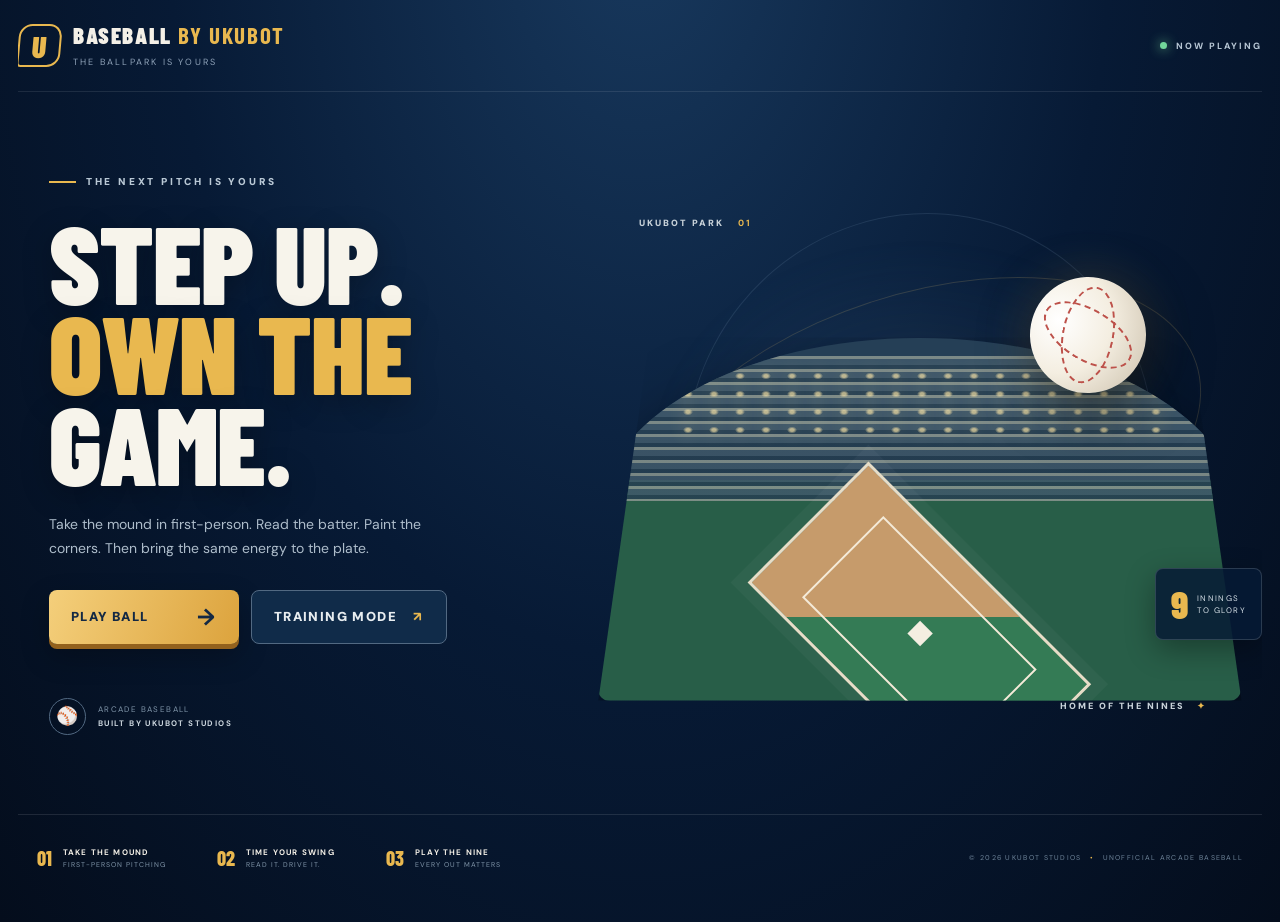
<file: index.html>
<!doctype html>
<html lang="en">
<head>
  <meta charset="utf-8">
  <meta name="viewport" content="width=device-width, initial-scale=1, viewport-fit=cover">
  <meta name="theme-color" content="#071a35">
  <meta name="description" content="Step into the ballpark. Pitch from the mound, time your swing, and lead the Ukubot Nines to victory in Baseball by Ukubot.">
  <meta property="og:title" content="Baseball by Ukubot">
  <meta property="og:description" content="The ballpark is yours. Play a quick match or sharpen your skills in training.">
  <meta property="og:type" content="website">
  <title>Baseball by Ukubot — The Ballpark Is Yours</title>
  <link rel="icon" href="assets/favicon.svg" type="image/svg+xml">
  <link rel="manifest" href="manifest.webmanifest">
  <link rel="stylesheet" href="web/style.css">
</head>
<body>
  <main class="app">
    <section id="homeScreen" class="home-screen" aria-labelledby="homeTitle">
      <div class="home-nav">
        <a class="brand home-brand" href="#home" aria-label="Baseball by Ukubot home">
          <span class="brand-mark">U</span>
          <span><span class="brand-name">BASEBALL <b>BY UKUBOT</b></span><span class="brand-sub">THE BALLPARK IS YOURS</span></span>
        </a>
        <span class="season-tag"><i></i> NOW PLAYING</span>
      </div>
      <div class="hero-layout">
        <div class="hero-copy">
          <p class="hero-kicker"><span></span> THE NEXT PITCH IS YOURS</p>
          <h1 id="homeTitle">STEP UP.<br><em>OWN THE</em><br>GAME.</h1>
          <p class="hero-description">Take the mound in first-person. Read the batter. Paint the corners. Then bring the same energy to the plate.</p>
          <div class="home-actions">
            <button id="playGame" class="home-primary"><span>PLAY BALL</span><b>→</b></button>
            <button id="trainingGame" class="home-secondary">TRAINING MODE <span>↗</span></button>
          </div>
          <div class="hero-footnote"><span class="footnote-icon">⚾</span><span>ARCADE BASEBALL<br><b>BUILT BY UKUBOT STUDIOS</b></span></div>
        </div>
        <div class="hero-art" aria-hidden="true">
          <div class="stadium-glow"></div><div class="hero-ring ring-one"></div><div class="hero-ring ring-two"></div>
          <div class="hero-ball"><span></span></div>
          <div class="hero-stadium"><div class="stands"></div><div class="lights"></div><div class="diamond"><i></i></div></div>
          <div class="hero-art-label label-top">UKUBOT PARK <b>01</b></div>
          <div class="hero-art-label label-bottom">HOME OF THE NINES <span>✦</span></div>
          <div class="hero-stat"><b>9</b><span>INNINGS<br>TO GLORY</span></div>
        </div>
      </div>
      <div class="home-bottom">
        <div class="feature"><span>01</span><div><b>TAKE THE MOUND</b><small>FIRST-PERSON PITCHING</small></div></div>
        <div class="feature"><span>02</span><div><b>TIME YOUR SWING</b><small>READ IT. DRIVE IT.</small></div></div>
        <div class="feature"><span>03</span><div><b>PLAY THE NINE</b><small>EVERY OUT MATTERS</small></div></div>
        <div class="home-copyright">© 2026 UKUBOT STUDIOS <span>•</span> UNOFFICIAL ARCADE BASEBALL</div>
      </div>
    </section>

    <section id="gameScreen" class="game-screen" hidden>
      <header class="topbar">
        <div class="brand"><div class="brand-mark">U</div><div><div class="brand-name">BASEBALL <span>BY UKUBOT</span></div><div class="brand-sub">THE BALLPARK IS YOURS</div></div></div>
        <div class="top-actions"><button id="homeBtn" class="back-home">← MENU</button><span class="live-dot"></span><span class="live-label">EXHIBITION GAME</span><button id="soundBtn" class="icon-button" aria-label="Toggle sound">♫</button></div>
      </header>
      <section class="game-shell">
        <div class="stadium-wrap">
          <canvas id="game" aria-label="Baseball game. Aim and throw from the mound, or tap to swing while batting."></canvas>
          <div class="canvas-vignette"></div>
          <div class="field-hud">
            <div class="inning-chip"><span id="inning">TOP 1</span><small>INNING</small></div>
            <div class="count-panel">
              <div class="count-line"><span class="count-label">BALLS</span><div id="balls" class="pips"><i></i><i></i><i></i></div></div>
              <div class="count-line"><span class="count-label">STRIKES</span><div id="strikes" class="pips strike-pips"><i></i><i></i></div></div>
              <div class="count-line"><span class="count-label">OUTS</span><div id="outs" class="pips out-pips"><i></i><i></i></div></div>
            </div>
            <div class="scoreboard"><div class="score-title">UKUBOT PARK <span>● LIVE</span></div><div class="score-row"><b>UKU</b><strong id="homeScore">0</strong><small>HOME</small></div><div class="score-row"><b>VIS</b><strong id="awayScore">0</strong><small>AWAY</small></div><div class="bases"><i id="base2"></i><i id="base3"></i><i id="base1"></i></div></div>
          </div>
          <div id="callout" class="callout" aria-live="polite"><span>PLAY BALL</span><small>GET READY AT THE PLATE</small></div>
          <div class="bottom-hint"><span class="keycap">SPACE</span> / <span class="keycap">CLICK</span> / <span class="keycap">TAP</span> TO PLAY</div>
        </div>
        <section class="control-deck">
          <div class="at-bat"><div class="eyebrow">NOW PLAYING</div><div class="batter-name" id="roleName">UKUBOT <span>#14</span></div><div class="batter-meta">RHB&nbsp; • &nbsp;POWER CONTACT</div></div>
          <div class="pitch-status"><div class="eyebrow">PITCH READ</div><div id="pitchRead" class="pitch-read">Waiting for pitcher…</div><div class="timing-track"><div id="timingMarker"></div></div></div>
          <div class="controls"><button id="swingBtn" class="swing-button"><span class="bat-icon">⚾</span><span id="actionLabel">SWING</span><small id="actionHint">TIME IT</small></button><button id="takeBtn" class="take-button">TAKE PITCH</button></div>
        </section>
        <footer class="game-footer"><span>© UKUBOT STUDIOS</span><span>PLAY SMART. SWING BIG.</span><button id="helpBtn">HOW TO PLAY</button></footer>
      </section>
      <div id="modal" class="modal hidden"><div class="modal-card"><button id="closeModal" class="close-modal" aria-label="Close">×</button><div class="eyebrow">WELCOME TO UKUBOT PARK</div><h2>Step into the game.</h2><p>When you're pitching, you're looking from the mound toward home plate. Move your pointer or finger over the field to aim. Start your windup, then tap to release. When batting, watch the ball and swing as it reaches the plate.</p><div class="help-grid"><div><b>PITCH</b><span>Tap PITCH, aim, then tap to throw</span></div><div><b>CHANGE PITCH</b><span>Cycle fastball, changeup, and slider</span></div><div><b>SWING</b><span>Tap or press Space to swing</span></div><div><b>TAKE PITCH</b><span>Let the ball pass without swinging</span></div></div><button id="playBtn" class="primary-button">BACK TO THE GAME</button></div></div>
    </section>
  </main>
  <script src="web/game.js"></script>
</body>
</html>
</file>
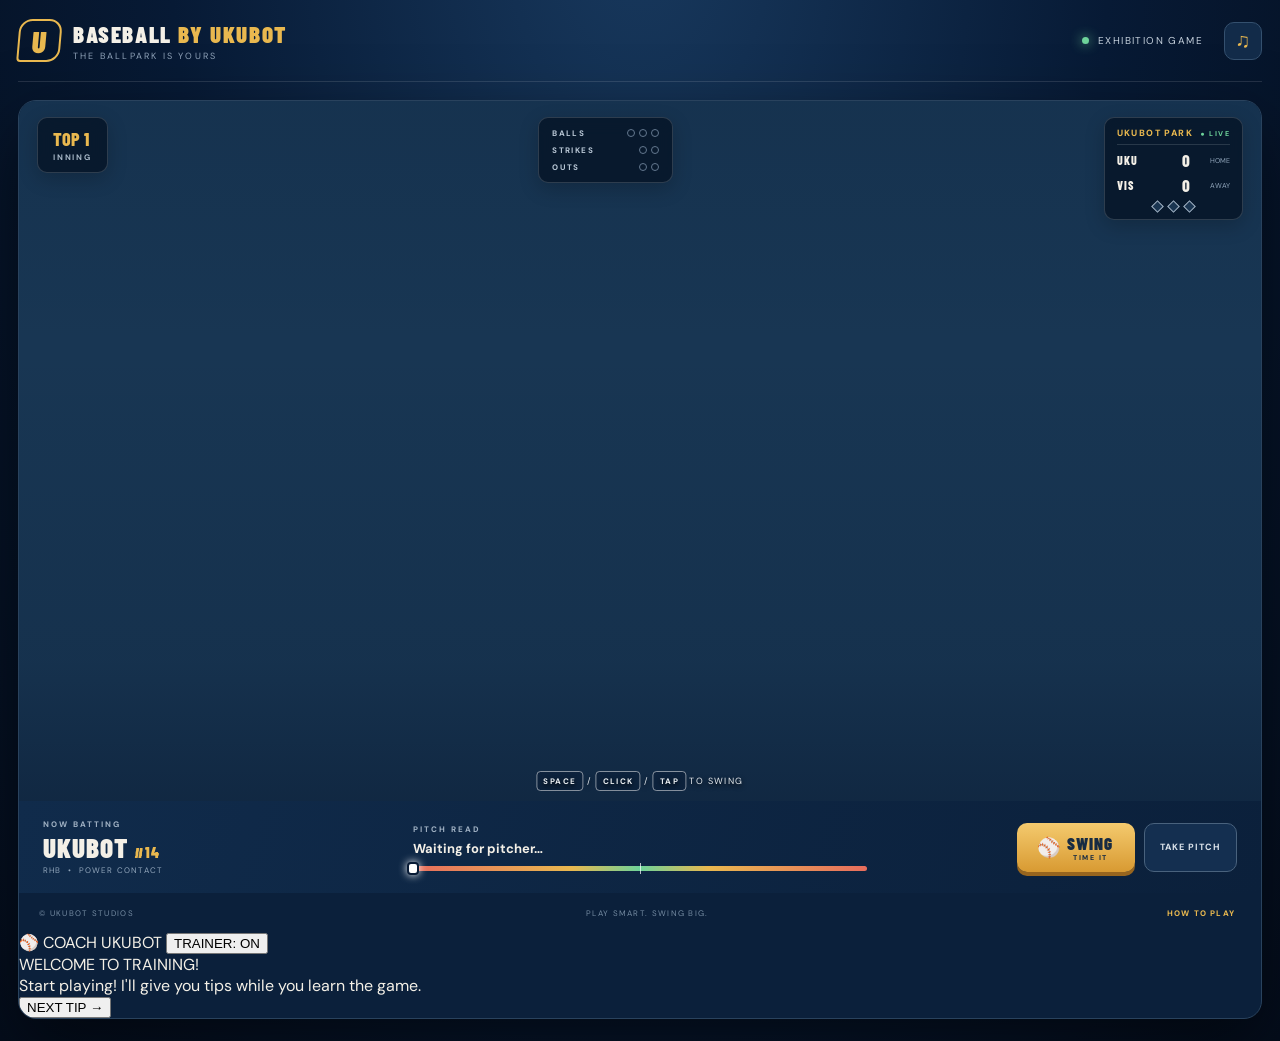
<file: index (1).html>
<!doctype html>
<html lang="en">
<head>
  <meta charset="utf-8">
  <meta name="viewport" content="width=device-width, initial-scale=1, maximum-scale=1, viewport-fit=cover">
  <meta name="theme-color" content="#071a35">
  <title>Baseball by Ukubot</title>
  <link rel="stylesheet" href="web/style.css">
</head>
<body>
  <main class="app">
    <header class="topbar">
      <div class="brand">
        <div class="brand-mark">U</div>
        <div><div class="brand-name">BASEBALL <span>BY UKUBOT</span></div><div class="brand-sub">THE BALLPARK IS YOURS</div></div>
      </div>
      <div class="top-actions">
        <span class="live-dot"></span><span class="live-label">EXHIBITION GAME</span>
        <button id="soundBtn" class="icon-button" aria-label="Toggle sound">♫</button>
      </div>
    </header>

    <section class="game-shell">
      <div class="stadium-wrap">
        <canvas id="game" aria-label="Baseball game. Tap or press Space to swing."></canvas>
        <div class="canvas-vignette"></div>
        <div class="field-hud">
          <div class="inning-chip"><span id="inning">TOP 1</span><small>INNING</small></div>
          <div class="count-panel">
            <div class="count-line"><span class="count-label">BALLS</span><div id="balls" class="pips"><i></i><i></i><i></i></div></div>
            <div class="count-line"><span class="count-label">STRIKES</span><div id="strikes" class="pips strike-pips"><i></i><i></i></div></div>
            <div class="count-line"><span class="count-label">OUTS</span><div id="outs" class="pips out-pips"><i></i><i></i></div></div>
          </div>
          <div class="scoreboard">
            <div class="score-title">UKUBOT PARK <span>● LIVE</span></div>
            <div class="score-row"><b>UKU</b><strong id="homeScore">0</strong><small>HOME</small></div>
            <div class="score-row"><b>VIS</b><strong id="awayScore">0</strong><small>AWAY</small></div>
            <div class="bases"><i id="base2"></i><i id="base3"></i><i id="base1"></i></div>
          </div>
        </div>
        <div id="callout" class="callout" aria-live="polite"><span>PLAY BALL</span><small>GET READY AT THE PLATE</small></div>
        <div class="bottom-hint"><span class="keycap">SPACE</span> / <span class="keycap">CLICK</span> / <span class="keycap">TAP</span> TO SWING</div>
      </div>

      <section class="control-deck">
        <div class="at-bat">
          <div class="eyebrow">NOW BATTING</div>
          <div class="batter-name" id="roleName">UKUBOT <span>#14</span></div>
          <div class="batter-meta">RHB&nbsp; • &nbsp;POWER CONTACT</div>
        </div>
        <div class="pitch-status">
          <div class="eyebrow">PITCH READ</div>
          <div id="pitchRead" class="pitch-read">Waiting for pitcher…</div>
          <div class="timing-track"><div id="timingMarker"></div></div>
        </div>
        <div class="controls">
          <button id="swingBtn" class="swing-button"><span class="bat-icon">⚾</span><span id="actionLabel">SWING</span><small id="actionHint">TIME IT</small></button>
          <button id="takeBtn" class="take-button">TAKE PITCH</button>
        </div>
      </section>
      <footer class="game-footer">
        <span>© UKUBOT STUDIOS</span><span>PLAY SMART. SWING BIG.</span><button id="helpBtn">HOW TO PLAY</button>
      </footer>
    </section>
    <div id="modal" class="modal hidden">
      <div class="modal-card">
        <button id="closeModal" class="close-modal">×</button>
        <div class="eyebrow">WELCOME TO UKUBOT PARK</div>
        <h1>Step into the box.</h1>
        <p>Watch the pitcher's windup, track the ball, and swing as it reaches the plate. Timing matters: early and late swings can miss, while a well-timed swing sends the ball into play.</p>
        <div class="help-grid"><div><b>SPACE / TAP</b><span>Swing the bat</span></div><div><b>TAKE PITCH</b><span>Let it pass</span></div><div><b>HIT ZONE</b><span>Center of the plate view</span></div><div><b>GOOD TIMING</b><span>Best chance for hard contact</span></div></div>
        <button id="playBtn" class="primary-button">BACK TO THE GAME</button>
      </div>
    </div>
  </main>
  <script src="web/game.js"></script>
</body>
</html>
</file>
<file: web/style.css>
@import url('https://fonts.googleapis.com/css2?family=Barlow+Condensed:wght@500;600;700;800;900&family=DM+Sans:wght@400;500;600;700;800&display=swap');
:root{--navy:#071a35;--navy2:#102b4d;--gold:#e9b84f;--cream:#f4f0e7;--muted:#8fa2b8;--line:rgba(255,255,255,.12)}
*{box-sizing:border-box}html,body{margin:0;min-height:100%;background:#061329;color:var(--cream);font-family:'DM Sans',Arial,sans-serif}body{background:radial-gradient(ellipse at 50% -10%,#18395e 0,#071a35 52%,#040d1c 100%);padding:0 18px 24px}.app{max-width:1420px;margin:auto}.topbar{height:82px;display:flex;align-items:center;justify-content:space-between;border-bottom:1px solid var(--line);margin-bottom:18px}.brand{display:flex;align-items:center;gap:12px}.brand-mark{width:43px;height:43px;border:2px solid var(--gold);border-radius:13px 13px 13px 4px;display:grid;place-items:center;color:var(--gold);font:900 30px 'Barlow Condensed';transform:skew(-5deg)}.brand-name{font:900 23px 'Barlow Condensed';letter-spacing:1.6px}.brand-name span{color:var(--gold)}.brand-sub{font-size:9px;letter-spacing:2.2px;color:var(--muted);margin-top:2px}.top-actions{display:flex;align-items:center;gap:9px;font-size:10px;letter-spacing:1.4px;color:#c5d0dc}.live-dot{width:7px;height:7px;background:#6ed39a;border-radius:50%;box-shadow:0 0 12px #6ed39a}.icon-button{background:#122b49;color:var(--gold);border:1px solid #34506e;border-radius:10px;width:38px;height:38px;font-size:20px;margin-left:12px}.game-shell{background:#0b203b;border:1px solid #29425d;border-radius:18px;overflow:hidden;box-shadow:0 28px 70px #0008}.stadium-wrap{position:relative;height:clamp(430px,58vw,700px);min-height:430px;background:#183653;overflow:hidden}.stadium-wrap canvas{width:100%;height:100%;display:block}.canvas-vignette{position:absolute;inset:0;pointer-events:none;background:linear-gradient(180deg,#071a3522,transparent 35%,#06132922 80%,#06132966)}.field-hud{position:absolute;inset:16px 18px auto;display:flex;justify-content:space-between;align-items:flex-start;pointer-events:none}.inning-chip,.count-panel,.scoreboard{background:rgba(5,20,39,.82);border:1px solid #ffffff28;backdrop-filter:blur(9px);border-radius:10px;box-shadow:0 6px 20px #0003}.inning-chip{padding:10px 15px;display:flex;flex-direction:column;gap:2px;font:800 18px 'Barlow Condensed';color:var(--gold)}.inning-chip small{font:700 8px 'DM Sans';letter-spacing:1.8px;color:#a9b9c8}.count-panel{padding:10px 13px;display:grid;gap:7px;min-width:135px}.count-line{display:flex;align-items:center;justify-content:space-between;gap:14px}.count-label{font-size:8px;letter-spacing:1.4px;color:#b8c6d4;font-weight:800}.pips{display:flex;gap:4px}.pips i{display:block;width:8px;height:8px;border:1px solid #64798f;border-radius:50%}.pips i.on{background:var(--gold);border-color:var(--gold);box-shadow:0 0 7px #e9b84f77}.strike-pips i.on{background:#f4f0e7;border-color:#f4f0e7}.out-pips i.on{background:#ef6e62;border-color:#ef6e62}.scoreboard{padding:9px 12px 8px;min-width:132px}.score-title{font:800 9px 'DM Sans';letter-spacing:1.4px;color:var(--gold);padding-bottom:5px;border-bottom:1px solid #ffffff22}.score-title span{color:#6ed39a;font-size:7px;margin-left:4px}.score-row{display:grid;grid-template-columns:1fr 22px 32px;align-items:center;gap:8px;padding-top:5px;font-size:10px}.score-row b{font:800 12px 'Barlow Condensed';letter-spacing:1px}.score-row strong{font:800 17px 'Barlow Condensed';text-align:right}.score-row small{font-size:7px;color:#92a6bb;text-align:right}.bases{display:flex;justify-content:center;gap:7px;margin-top:7px}.bases i{width:9px;height:9px;border:1px solid #a6b5c5;transform:rotate(45deg);background:#1a3551}.bases i.occupied{background:var(--gold);border-color:var(--gold);box-shadow:0 0 7px #e9b84f77}.callout{position:absolute;z-index:3;top:48%;left:50%;width:min(88%,560px);padding:22px 26px;transform:translate(-50%,-50%) scale(.78);text-align:center;pointer-events:none;opacity:0;border:2px solid #f2c35d;border-radius:16px;background:linear-gradient(135deg,rgba(5,20,39,.96),rgba(16,43,75,.94));box-shadow:0 14px 50px #000b,0 0 35px #e9b84f35;text-shadow:0 3px 14px #000b;transition:opacity .18s,transform .22s cubic-bezier(.2,.9,.25,1.2);backdrop-filter:blur(8px)}.callout.show{opacity:1;transform:translate(-50%,-50%) scale(1)}.callout.big-pop span{animation:popupPunch .38s cubic-bezier(.2,.9,.25,1.2)}.callout span{display:block;font:900 clamp(38px,7vw,76px) 'Barlow Condensed';line-height:.95;letter-spacing:2px;color:var(--gold);text-shadow:0 3px 0 #704719,0 0 22px #e9b84f66}.callout small{display:block;margin-top:9px;font-size:clamp(9px,1.5vw,13px);letter-spacing:2px;font-weight:900;color:#f4f0e7}@keyframes popupPunch{0%{transform:scale(.55) rotate(-3deg);opacity:.2}65%{transform:scale(1.12) rotate(1deg)}100%{transform:scale(1);opacity:1}}.bottom-hint{position:absolute;bottom:14px;left:50%;transform:translateX(-50%);white-space:nowrap;font-size:9px;letter-spacing:1.4px;color:#e9edf0;text-shadow:0 2px 5px #000}.keycap{border:1px solid #ffffff80;border-radius:4px;padding:4px 6px;background:#071a3577;font-size:8px;font-weight:800}.control-deck{display:grid;grid-template-columns:1fr 1.3fr 1fr;align-items:center;gap:20px;padding:18px 24px;background:linear-gradient(110deg,#102b4b,#0b203b)}.eyebrow{font-size:8px;letter-spacing:2px;color:#9fb0c2;font-weight:800}.batter-name{font:900 27px 'Barlow Condensed';letter-spacing:1px;margin-top:2px}.batter-name span{font-size:15px;color:var(--gold)}.batter-meta{font-size:8px;color:#92a6bb;letter-spacing:1.2px;margin-top:2px}.pitch-read{font:700 13px 'DM Sans';margin:6px 0 9px}.timing-track{height:5px;border-radius:8px;background:linear-gradient(90deg,#e76d5d 0%,#e9b84f 35%,#6ed39a 50%,#e9b84f 65%,#e76d5d 100%);position:relative;overflow:visible}.timing-track:after{content:"";position:absolute;left:50%;top:-3px;width:1px;height:11px;background:white;opacity:.7}.timing-track div{position:absolute;top:-4px;left:0;width:12px;height:13px;border-radius:4px;background:#fff;border:2px solid var(--navy);box-shadow:0 0 8px #fff;transform:translateX(-50%)}.controls{display:flex;justify-content:flex-end;gap:9px}.swing-button{border:0;border-radius:10px;background:linear-gradient(180deg,#f4ca6e,#d89a32);color:#172b42;padding:10px 20px;min-width:118px;font:900 17px 'Barlow Condensed';letter-spacing:1px;box-shadow:0 4px 0 #98651e;display:grid;grid-template-columns:24px 1fr;align-items:center;column-gap:5px}.swing-button:active{transform:translateY(3px);box-shadow:0 1px 0 #98651e}.swing-button small{grid-column:2;font:800 7px 'DM Sans';letter-spacing:1.5px}.bat-icon{font-size:19px;grid-row:span 2}.take-button{border:1px solid #49627d;background:#142f50;color:#d8e0e8;border-radius:10px;padding:0 15px;font:800 9px 'DM Sans';letter-spacing:1px}.game-footer{height:39px;padding:0 20px;display:flex;align-items:center;justify-content:space-between;color:#758ba2;font-size:8px;letter-spacing:1.3px}.game-footer button{border:0;background:none;color:var(--gold);font:800 8px 'DM Sans';letter-spacing:1.2px}.modal{position:fixed;inset:0;background:#020916c9;z-index:5;display:grid;place-items:center;padding:20px}.modal.hidden{display:none}.modal-card{max-width:510px;width:100%;background:#102b4b;border:1px solid #49627d;border-radius:18px;padding:30px;position:relative;box-shadow:0 20px 70px #0009}.modal-card h1{font:900 36px 'Barlow Condensed';margin:5px 0 10px}.modal-card p{color:#c1ceda;line-height:1.6;font-size:13px}.close-modal{position:absolute;right:16px;top:12px;background:none;border:0;color:#d5dfeb;font-size:25px}.help-grid{display:grid;grid-template-columns:1fr 1fr;gap:10px;margin:20px 0}.help-grid div{background:#071a35;border:1px solid #ffffff15;padding:12px;border-radius:9px}.help-grid b,.help-grid span{display:block}.help-grid b{font-size:9px;color:var(--gold);letter-spacing:1px}.help-grid span{font-size:10px;color:#aab9c8;margin-top:4px}.primary-button{width:100%;border:0;border-radius:9px;background:var(--gold);padding:13px;color:#142944;font-weight:900;font-size:10px;letter-spacing:1.5px}
@media(max-width:720px){body{padding:0 8px 12px}.topbar{height:65px;margin-bottom:9px}.brand-mark{width:36px;height:36px;font-size:25px}.brand-name{font-size:19px}.brand-sub{font-size:7px}.live-label{display:none}.stadium-wrap{height:clamp(470px,72vh,650px);min-height:470px}.field-hud{inset:9px 8px auto;gap:5px}.inning-chip{padding:8px;font-size:14px}.count-panel{padding:8px;min-width:112px;gap:5px}.count-label{font-size:7px}.scoreboard{min-width:100px;padding:7px}.score-title{font-size:7px}.score-row{grid-template-columns:1fr 17px 25px;gap:4px}.score-row b{font-size:10px}.score-row strong{font-size:14px}.control-deck{grid-template-columns:1fr 1fr;gap:12px;padding:13px}.at-bat{grid-column:1}.pitch-status{grid-column:2}.controls{grid-column:1/-1;justify-content:center}.swing-button{flex:1;max-width:210px}.take-button{flex:1;max-width:150px}.game-footer{padding:0 10px;font-size:7px}.game-footer span:nth-child(2){display:none}.bottom-hint{font-size:7px}.callout{top:49%}}
@media(max-width:390px){.count-panel{min-width:95px}.count-line{gap:7px}.pips{gap:3px}.pips i{width:7px;height:7px}.scoreboard{min-width:88px}.inning-chip{font-size:12px}.brand-name{font-size:17px}.top-actions{gap:5px}}

@media(max-width:520px){.callout{width:90%;padding:17px 12px}.callout span{font-size:clamp(34px,10vw,54px)}.callout small{font-size:8px;letter-spacing:1px}}

/* ===== Public launch homepage ===== */
[hidden]{display:none!important}
body{padding:0 18px 22px;min-height:100vh}
.home-screen{min-height:100vh;max-width:1420px;margin:0 auto;display:flex;flex-direction:column;overflow:hidden;position:relative}
.home-nav{height:92px;display:flex;align-items:center;justify-content:space-between;border-bottom:1px solid #ffffff18;position:relative;z-index:2}
.home-brand{text-decoration:none;color:inherit}.home-brand .brand-name{display:block}.home-brand .brand-name b{color:var(--gold)}
.season-tag{font-size:9px;font-weight:800;letter-spacing:2px;color:#b7c6d4;display:flex;align-items:center;gap:9px}.season-tag i{width:7px;height:7px;border-radius:50%;background:#72d69a;box-shadow:0 0 12px #72d69a}
.hero-layout{display:grid;grid-template-columns:.9fr 1.1fr;align-items:center;min-height:590px;flex:1;position:relative}
.hero-copy{padding:58px 0 64px 5.5%;position:relative;z-index:1}
.hero-kicker{font-size:10px;letter-spacing:2.8px;font-weight:900;color:#b9c8d5;display:flex;align-items:center;gap:10px}.hero-kicker span{width:27px;height:2px;background:var(--gold)}
.hero-copy h1{font:900 clamp(66px,8.6vw,118px)/.82 'Barlow Condensed',Impact,sans-serif;letter-spacing:-1px;margin:28px 0 25px;color:#f7f4eb;text-shadow:0 8px 30px #0004}.hero-copy h1 em{font-style:normal;color:var(--gold)}
.hero-description{max-width:420px;color:#aebdcb;font-size:14px;line-height:1.75;margin:0 0 29px}
.home-actions{display:flex;align-items:center;gap:12px;flex-wrap:wrap}
.home-primary,.home-secondary{min-height:54px;border-radius:8px;padding:0 22px;font:900 13px 'DM Sans';letter-spacing:1.4px;cursor:pointer;transition:transform .15s,filter .15s}
.home-primary{min-width:190px;border:0;background:linear-gradient(110deg,#f4cf7b,#dca33d);color:#142944;display:flex;align-items:center;justify-content:space-between;box-shadow:0 5px 0 #93611d,0 12px 28px #0004}.home-primary b{font-size:23px}.home-primary:hover,.home-secondary:hover{transform:translateY(-2px);filter:brightness(1.08)}
.home-secondary{border:1px solid #526982;background:#102b49;color:#e8edf0}.home-secondary span{color:var(--gold);margin-left:12px}
.hero-footnote{display:flex;align-items:center;gap:12px;margin-top:54px;color:#8196aa;font-size:8px;line-height:1.8;letter-spacing:1.4px}.hero-footnote b{color:#cbd5dd}.footnote-icon{width:37px;height:37px;border:1px solid #526982;border-radius:50%;display:grid;place-items:center;color:var(--gold);font-size:18px}
.hero-art{height:550px;position:relative;display:grid;place-items:center;isolation:isolate}.stadium-glow{position:absolute;width:76%;height:74%;border-radius:50%;background:radial-gradient(ellipse,#dca33d20 0%,#42698a18 45%,transparent 72%);filter:blur(10px)}
.hero-ring{position:absolute;border:1px solid #d4b66a30;border-radius:50%;transform:rotate(-18deg)}.ring-one{width:85%;height:58%}.ring-two{width:68%;height:88%;transform:rotate(28deg);border-color:#7e9cb52b}
.hero-ball{position:absolute;z-index:2;width:116px;height:116px;border-radius:50%;top:18%;right:17%;background:radial-gradient(circle at 32% 28%,#fff 0,#f4eee1 46%,#c9bda8 100%);box-shadow:0 18px 55px #0008,0 0 50px #e8c36c33;transform:rotate(-24deg)}.hero-ball:before,.hero-ball:after{content:"";position:absolute;inset:9px 32px;border:2px dashed #bd514a;border-radius:50%;transform:rotate(35deg)}.hero-ball:after{transform:rotate(-35deg)}
.hero-stadium{position:absolute;bottom:5%;width:94%;height:66%;overflow:hidden;border-radius:50% 50% 12px 12px;background:linear-gradient(180deg,#253f56 0 28%,#162e42 28% 39%,#285e48 39% 100%);clip-path:polygon(8% 0,92% 0,100% 100%,0 100%);box-shadow:0 30px 65px #0008}
.stands{position:absolute;inset:5% 4% 55%;background:repeating-linear-gradient(180deg,#8a9690 0 3px,#40596b 3px 9px,#263f52 9px 13px);opacity:.85}.lights{position:absolute;top:8%;left:12%;right:12%;height:20%;background:radial-gradient(ellipse,#f9e4a7aa 0 2px,transparent 5px);background-size:26px 18px;filter:drop-shadow(0 0 8px #ffe8a5)}
.diamond{position:absolute;width:49%;height:47%;left:25.5%;bottom:-5%;transform:rotate(45deg);background:linear-gradient(135deg,#c69b6b 0 45%,#347b55 45% 100%);border:3px solid #e7ddc7;box-shadow:0 0 0 12px #ffffff08}.diamond:before{content:"";position:absolute;inset:15%;border:2px solid #f4ead8}.diamond i{position:absolute;width:18px;height:18px;background:#f4eee1;left:calc(50% - 9px);top:calc(50% - 9px)}
.hero-art-label{position:absolute;font-size:9px;letter-spacing:2px;font-weight:900;color:#c7d1d8}.hero-art-label b{color:var(--gold);margin-left:10px}.label-top{top:7%;left:9%}.label-bottom{bottom:3%;right:8%}.label-bottom span{color:var(--gold);margin-left:8px}
.hero-stat{position:absolute;bottom:16%;right:0;display:flex;align-items:center;gap:9px;padding:12px 15px;background:#071a35d9;border:1px solid #ffffff26;border-radius:8px;box-shadow:0 10px 30px #0005}.hero-stat b{font:900 38px 'Barlow Condensed';color:var(--gold)}.hero-stat span{font-size:8px;line-height:1.5;letter-spacing:1.4px;color:#d5dfe6}
.home-bottom{min-height:86px;border-top:1px solid #ffffff1b;display:flex;align-items:center;gap:clamp(18px,4vw,58px);padding:14px 1.5%;flex-wrap:wrap}.feature{display:flex;align-items:center;gap:11px}.feature>span{font:800 20px 'Barlow Condensed';color:var(--gold)}.feature b,.feature small{display:block}.feature b{font-size:8px;letter-spacing:1.2px}.feature small{font-size:7px;letter-spacing:1px;color:#8095a9;margin-top:3px}.home-copyright{margin-left:auto;color:#6f859a;font-size:7px;letter-spacing:1.3px}.home-copyright span{color:var(--gold);padding:0 5px}
.game-screen{max-width:1420px;margin:0 auto}.back-home{border:1px solid #49627d;background:#142f50;color:#d8e0e8;border-radius:8px;padding:9px 12px;font:800 9px 'DM Sans';letter-spacing:1px;margin-right:7px}.top-actions{gap:9px}
#trainerPanel{z-index:4}
@media(max-width:800px){body{padding:0 10px 14px}.home-nav{height:72px}.hero-layout{grid-template-columns:1fr;min-height:0}.hero-copy{padding:62px 5% 20px}.hero-copy h1{font-size:clamp(68px,15vw,108px)}.hero-description{max-width:480px}.hero-footnote{margin-top:30px}.hero-art{height:360px;margin-top:-12px}.hero-ball{width:82px;height:82px;right:18%;top:8%}.hero-stadium{height:78%;width:88%}.home-bottom{gap:18px 28px;padding:17px 4%}.home-copyright{width:100%;margin:0}.season-tag{font-size:8px}}
@media(max-width:480px){.home-copy{padding-top:42px}.hero-copy{padding-top:42px}.hero-copy h1{font-size:72px;margin:22px 0}.hero-description{font-size:12px}.home-primary,.home-secondary{min-height:49px;padding:0 15px;font-size:11px}.home-primary{min-width:160px}.hero-art{height:300px}.feature{min-width:42%}.home-bottom{gap:17px 10px}.home-copyright{font-size:6px}.season-tag{letter-spacing:1px}.home-brand .brand-name{font-size:18px}.game-screen .topbar{gap:8px}.game-screen .brand-sub{font-size:6px}.back-home{padding:8px;font-size:8px;margin:0}.game-screen .live-dot{display:none}.game-screen .top-actions{gap:5px}}
@media(prefers-reduced-motion:reduce){*,*:before,*:after{scroll-behavior:auto!important;transition:none!important;animation:none!important}}
</file>
